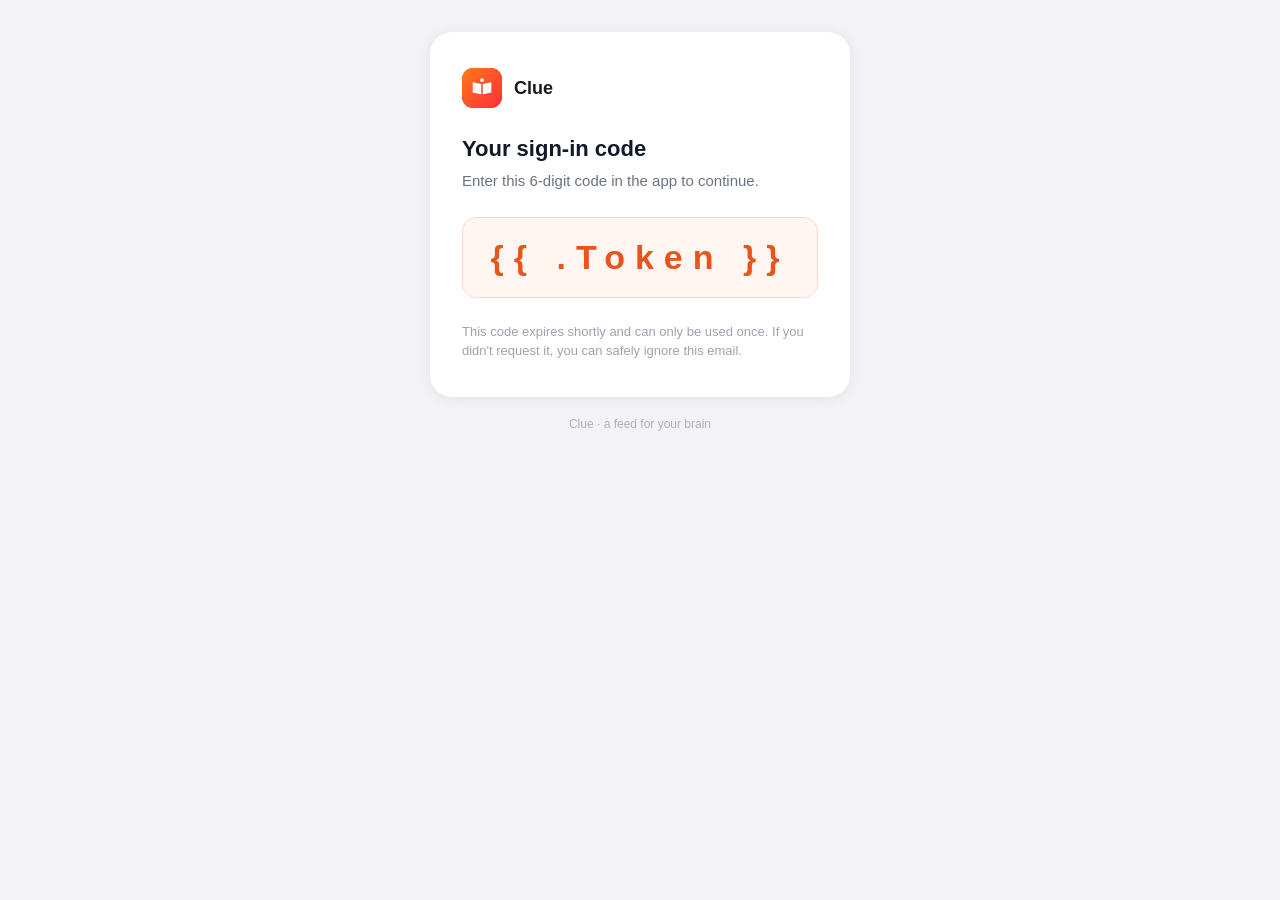
<file: supabase/email-templates/signin-code.html>
<!DOCTYPE html>
<html>
  <body style="margin:0; padding:0; background:#f2f2f7; font-family:-apple-system,BlinkMacSystemFont,'Segoe UI',Roboto,Helvetica,Arial,sans-serif;">
    <table role="presentation" width="100%" cellpadding="0" cellspacing="0" style="background:#f2f2f7; padding:32px 16px;">
      <tr>
        <td align="center">
          <table role="presentation" width="100%" cellpadding="0" cellspacing="0" style="max-width:420px; background:#ffffff; border-radius:22px; overflow:hidden; box-shadow:0 2px 14px rgba(0,0,0,0.07);">

            <!-- brand (image with branded fallback if it's blocked) -->
            <tr>
              <td style="padding:36px 32px 8px;">
                <table role="presentation" cellpadding="0" cellspacing="0">
                  <tr>
                    <td width="40" height="40" style="width:40px; height:40px; background:#e8551c; border-radius:11px; text-align:center; vertical-align:middle;">
                      <img src="https://o-frings.github.io/clue/icon-email.png" width="40" height="40" alt="Clue" style="display:block; width:40px; height:40px; border-radius:11px;">
                    </td>
                    <td style="padding-left:12px; vertical-align:middle; font-weight:700; font-size:18px; color:#1a1a1a;">Clue</td>
                  </tr>
                </table>
              </td>
            </tr>

            <!-- heading -->
            <tr>
              <td style="padding:20px 32px 0;">
                <h1 style="margin:0; font-size:22px; font-weight:700; color:#111827;">Your sign-in code</h1>
                <p style="margin:8px 0 0; font-size:15px; line-height:1.5; color:#6b7280;">Enter this 6-digit code in the app to continue.</p>
              </td>
            </tr>

            <!-- code -->
            <tr>
              <td style="padding:24px 32px 8px;">
                <div style="background:#fff6f1; border:1px solid #fbd9c8; border-radius:14px; padding:20px; text-align:center; font-size:34px; font-weight:800; letter-spacing:10px; color:#e8551c;">{{ .Token }}</div>
              </td>
            </tr>

            <!-- footnote -->
            <tr>
              <td style="padding:16px 32px 36px;">
                <p style="margin:0; font-size:13px; line-height:1.5; color:#9ca3af;">This code expires shortly and can only be used once. If you didn't request it, you can safely ignore this email.</p>
              </td>
            </tr>

          </table>

          <p style="margin:20px 0 0; font-size:12px; color:#b0b0b5;">Clue &middot; a feed for your brain</p>
        </td>
      </tr>
    </table>
  </body>
</html>
</file>
